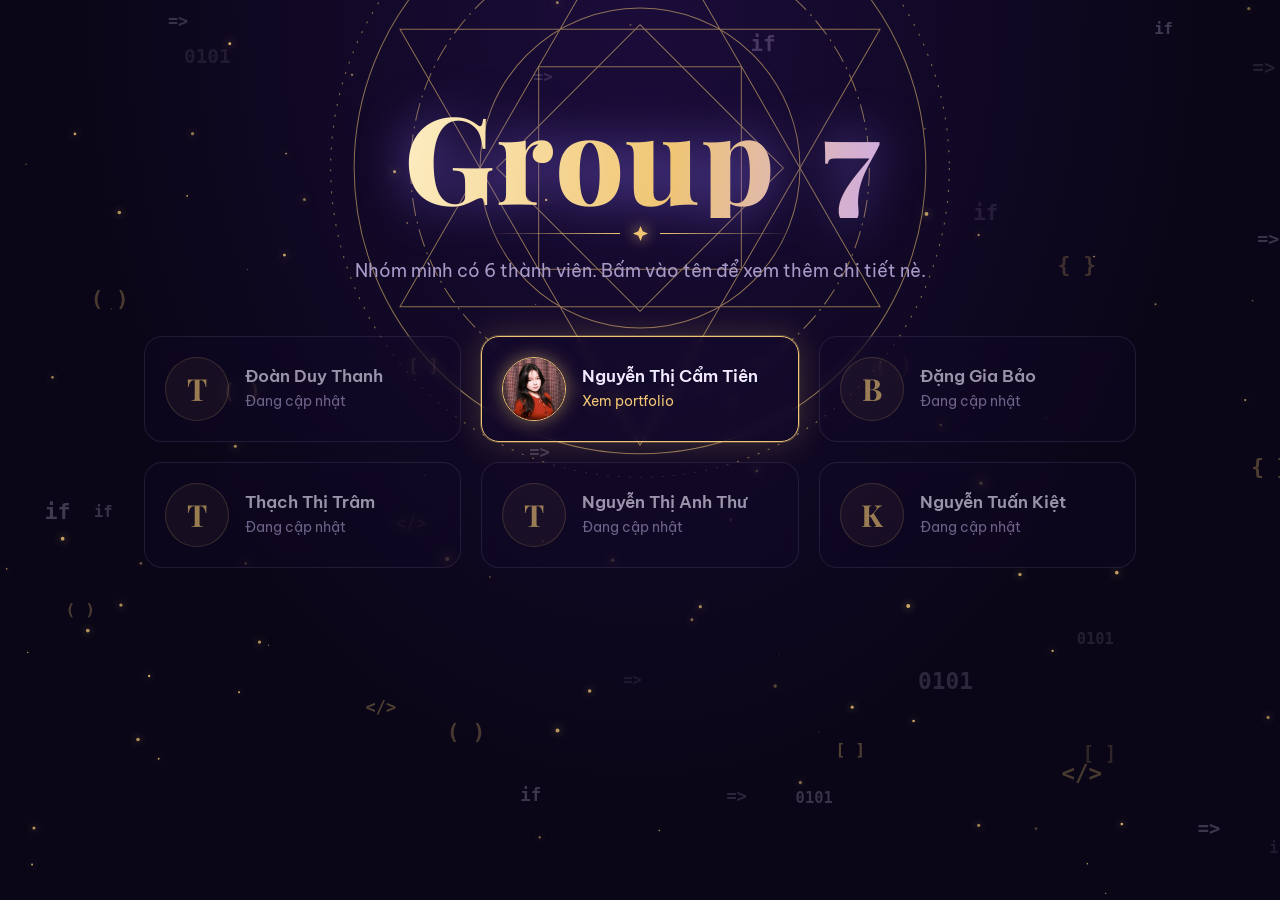
<file: index.html>
<!DOCTYPE html>
<html lang="vi">
<head>
<meta charset="utf-8">
<meta name="viewport" content="width=device-width, initial-scale=1">
<title>Group 7 – Portfolio nhóm</title>
<meta name="description" content="Group 7: portfolio của sáu thành viên trong nhóm. Chọn một thành viên để xem.">
<link rel="preconnect" href="https://fonts.googleapis.com">
<link rel="preconnect" href="https://fonts.gstatic.com" crossorigin>
<link href="https://fonts.googleapis.com/css2?family=Be+Vietnam+Pro:wght@400;500;600&family=Playfair+Display:ital,wght@0,600;0,700;0,800;1,600;1,700&display=swap" rel="stylesheet">
<link rel="stylesheet" href="assets/team.css">
</head>
<body data-view="team">
<canvas id="magic" data-mode="team"></canvas>

<div id="view-team">
  <main class="tm">
    <div class="thero">
      <svg class="circle" viewBox="0 0 600 600" aria-hidden="true">
        <g><circle cx="300" cy="300" r="290" stroke-dasharray="2 9"/><circle cx="300" cy="300" r="268"/>
           <polygon points="300,40 525,430 75,430"/><polygon points="300,560 75,170 525,170"/></g>
        <g class="rev"><circle cx="300" cy="300" r="215" stroke-dasharray="18 6 2 6"/><circle cx="300" cy="300" r="150"/>
           <rect x="205" y="205" width="190" height="190"/><rect x="205" y="205" width="190" height="190" transform="rotate(45 300 300)"/></g>
      </svg>
      <h1><i>Group</i> 7</h1>
      <div class="orn" aria-hidden="true"><svg viewBox="0 0 14 14"><path d="M7 0l2 5 5 2-5 2-2 5-2-5-5-2 5-2z"/></svg></div>
      <p>Nhóm mình có 6 thành viên. Bấm vào tên để xem thêm chi tiết nè.</p>
    </div>
    <ul class="grid" id="grid"></ul>
  </main>
</div>

<script src="assets/magic.js"></script>
<script>
/* ============================================================
   DANH SÁCH THÀNH VIÊN. Khi một bạn đã tải trang của mình lên,
   đổi  ready: false  thành  ready: true  ở dòng của bạn đó.
   - file:  tên file trong thư mục members (không cần ghi .html)
   - photo: đường dẫn ảnh, ví dụ "assets/thanh.jpg" (để "" thì hiện chữ cái đầu)
   ============================================================ */
var MEMBERS = [
  { name: "Đoàn Duy Thanh",      file: "thanh", ready: false, photo: "" },
  { name: "Nguyễn Thị Cẩm Tiên", file: "tien",  ready: true,  photo: "assets/tien.jpg" },
  { name: "Đặng Gia Bảo",        file: "bao",   ready: false, photo: "" },
  { name: "Thạch Thị Trâm",      file: "tram",  ready: false, photo: "" },
  { name: "Nguyễn Thị Anh Thư",  file: "thu",   ready: false, photo: "" },
  { name: "Nguyễn Tuấn Kiệt",    file: "kiet",  ready: false, photo: "" }
];

(function () {
  var grid = document.getElementById("grid");
  var reduce = matchMedia("(prefers-reduced-motion: reduce)").matches;

  MEMBERS.forEach(function (m) {
    var li = document.createElement("li");
    var initial = m.name.trim().split(/\s+/).pop().charAt(0).toUpperCase();
    var av = m.photo ? '<img src="' + m.photo + '" alt="Ảnh ' + m.name + '">' : initial;
    var inner = '<span class="av">' + av + '</span><span><b>' + m.name + '</b><small>' + (m.ready ? "Xem portfolio" : "Đang cập nhật") + "</small></span>";
    li.innerHTML = m.ready
      ? '<a class="card on" href="members/' + m.file + '.html" data-magic>' + inner + "</a>"
      : '<div class="card off">' + inner + "</div>";
    grid.appendChild(li);
  });

  /* Bấm vào thẻ: vòng sáng lan ra rồi mới chuyển trang */
  grid.addEventListener("click", function (e) {
    var a = e.target.closest("a[data-magic]");
    if (!a || reduce || e.metaKey || e.ctrlKey || e.shiftKey) return;
    e.preventDefault();
    var r = a.getBoundingClientRect(), p = document.createElement("div");
    p.className = "portal";
    p.style.setProperty("--x", (r.left + r.width / 2) + "px");
    p.style.setProperty("--y", (r.top + r.height / 2) + "px");
    document.body.appendChild(p);
    requestAnimationFrame(function () { requestAnimationFrame(function () { p.classList.add("go"); }); });
    setTimeout(function () { location.href = a.href; }, 720);
  });
  addEventListener("pageshow", function () { document.querySelectorAll(".portal").forEach(function (p) { p.remove(); }); });
})();
</script>
</body>
</html>
</file>
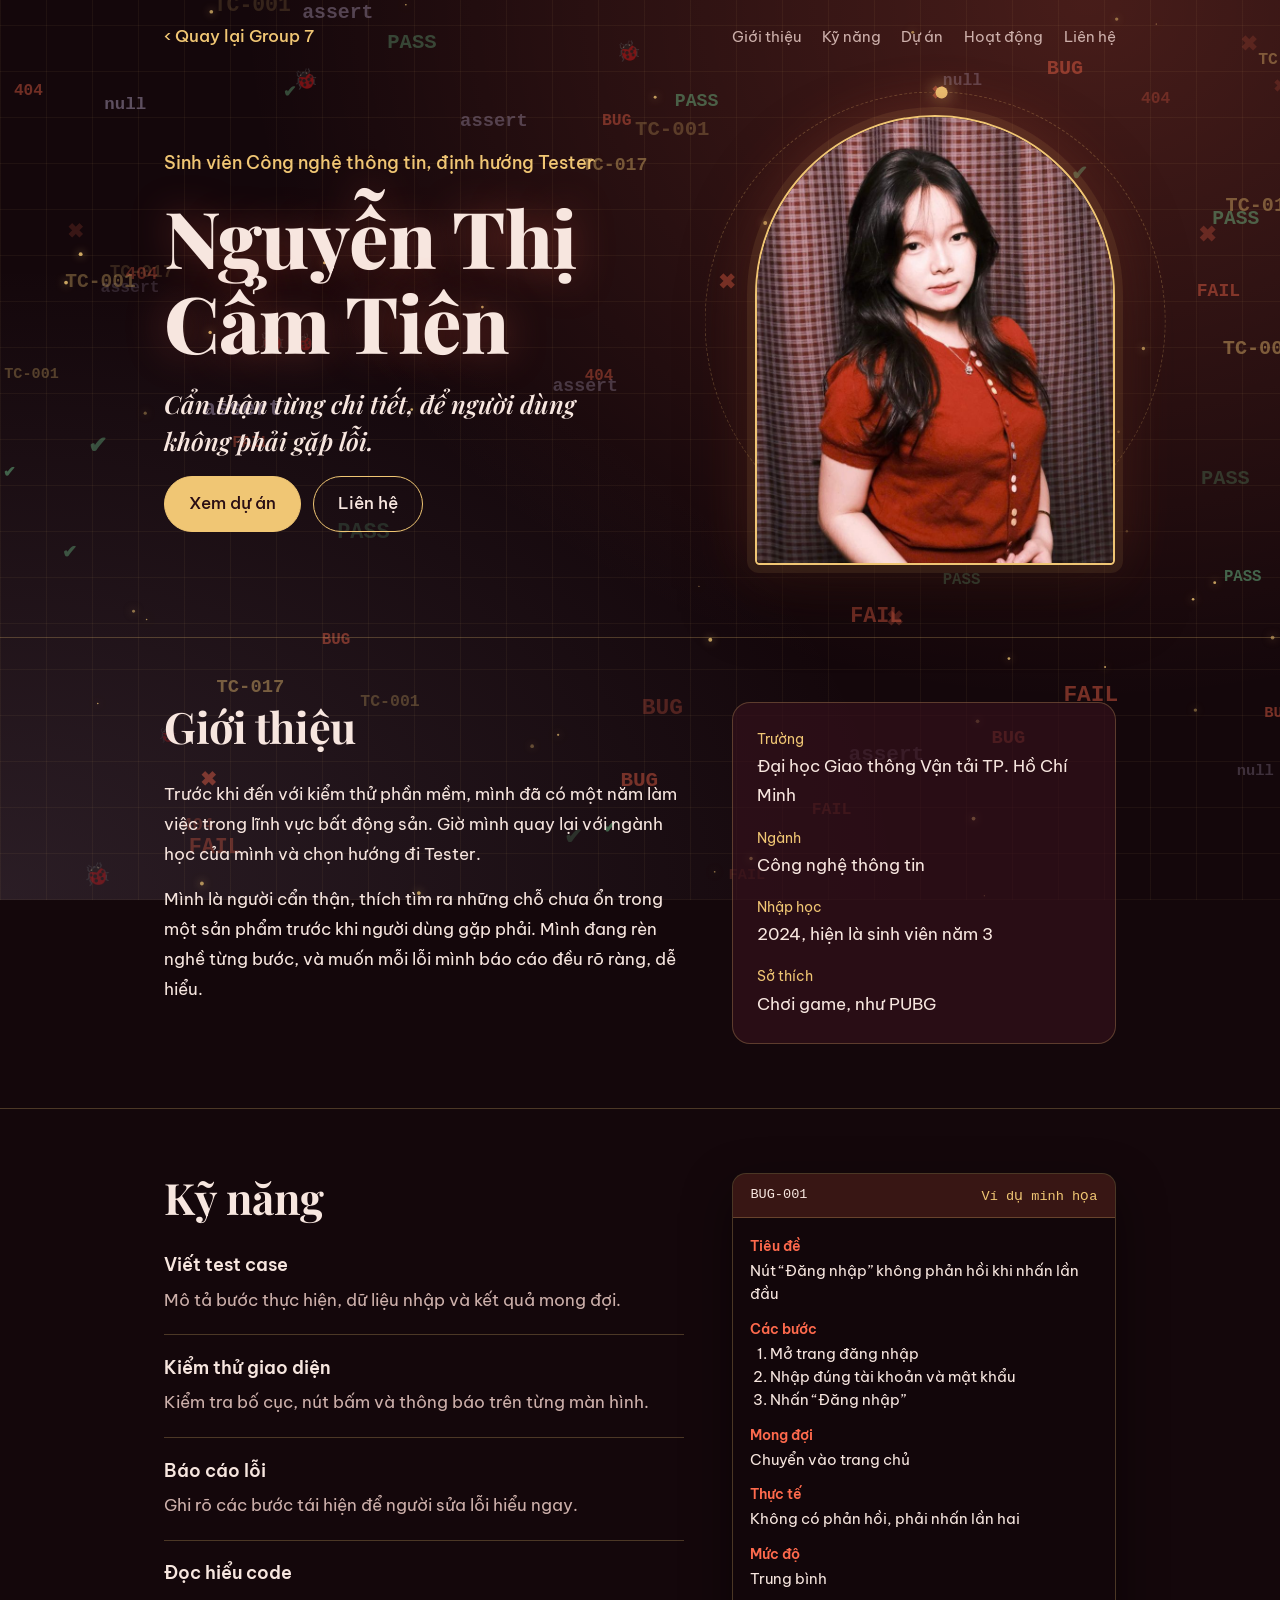
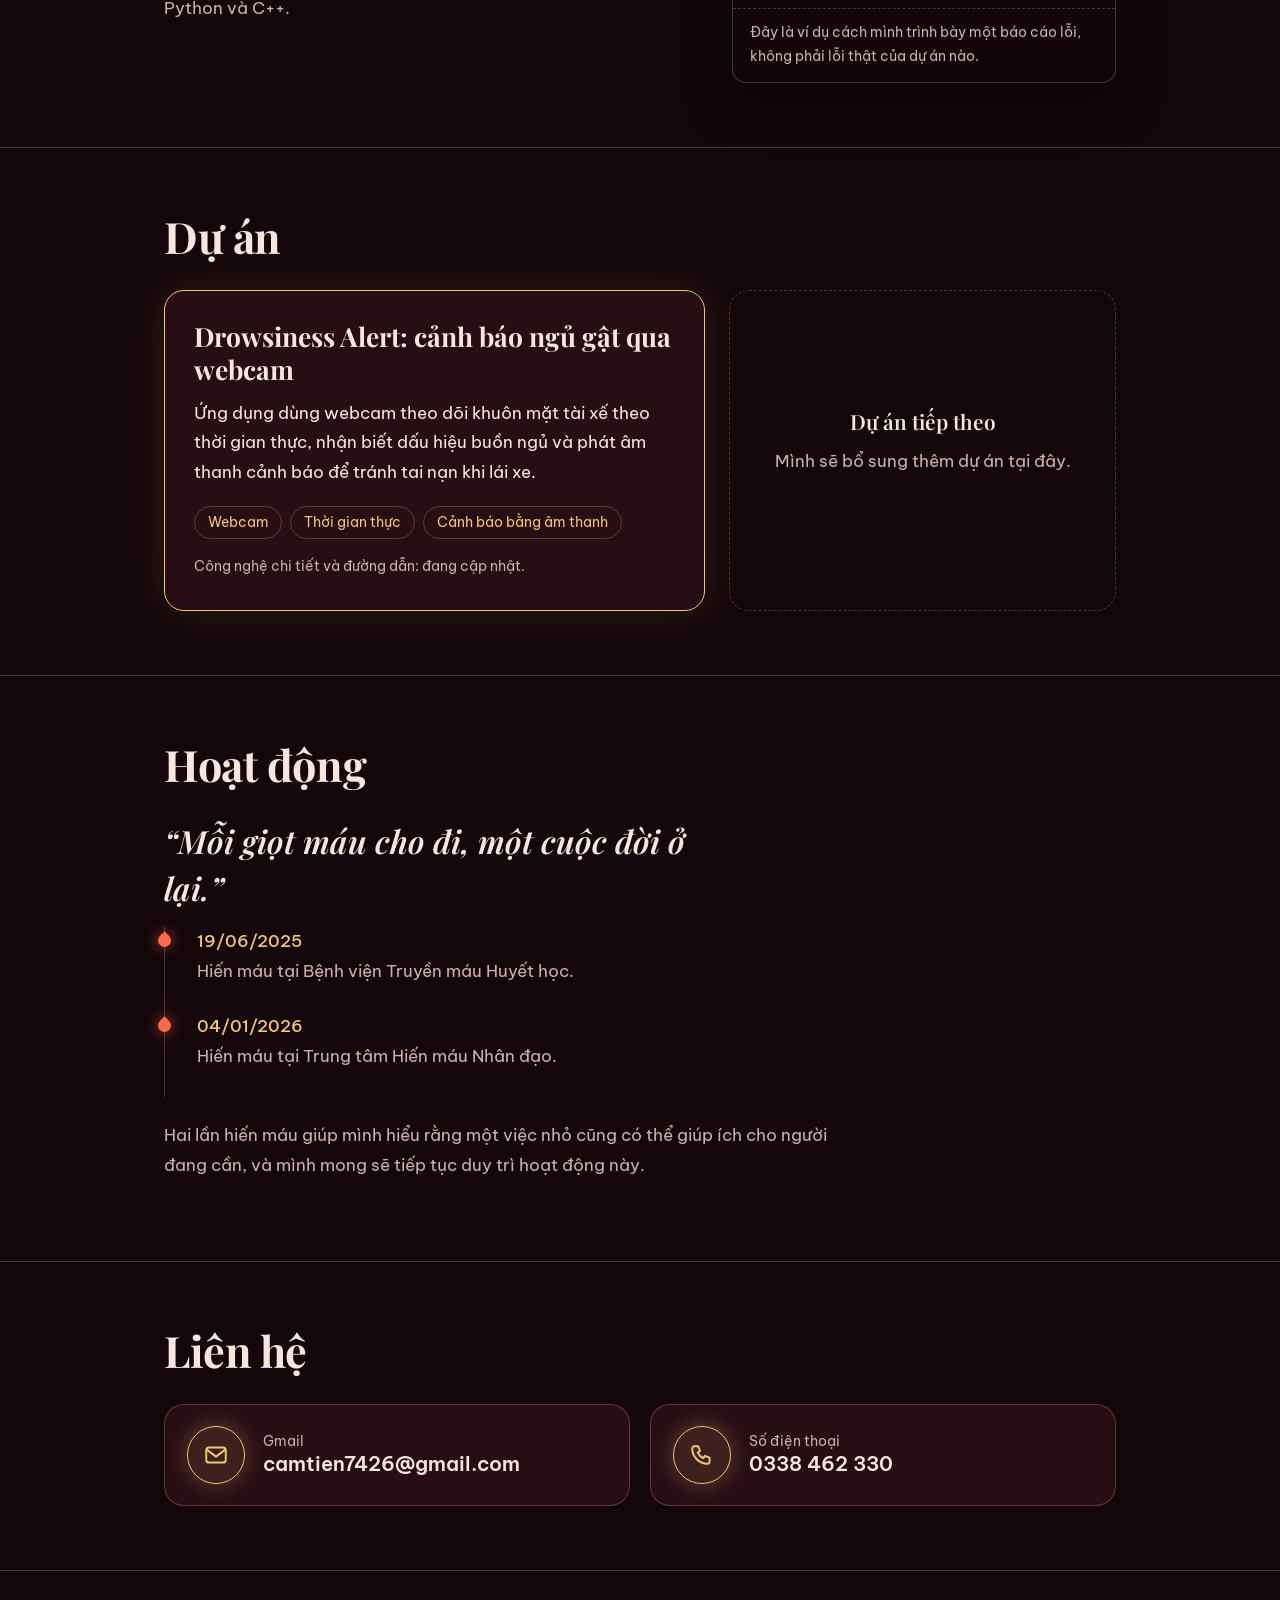
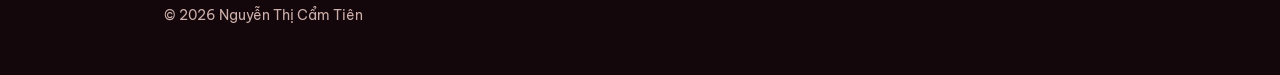
<file: members/tien.html>
<!DOCTYPE html>
<html lang="vi">
<head>
<meta charset="utf-8">
<meta name="viewport" content="width=device-width, initial-scale=1">
<title>Nguyễn Thị Cẩm Tiên – Sinh viên IT, định hướng Tester</title>
<meta name="description" content="Portfolio của Nguyễn Thị Cẩm Tiên, sinh viên Công nghệ thông tin định hướng kiểm thử phần mềm.">
<link rel="preconnect" href="https://fonts.googleapis.com">
<link rel="preconnect" href="https://fonts.gstatic.com" crossorigin>
<link href="https://fonts.googleapis.com/css2?family=Be+Vietnam+Pro:wght@400;500;600&family=Playfair+Display:ital,wght@0,600;0,700;0,800;1,600;1,700&display=swap" rel="stylesheet">
<link rel="stylesheet" href="../assets/member.css">
</head>
<body data-view="member">
<canvas id="magic" data-mode="tester"></canvas>
<div class="lens" id="lens" aria-hidden="true"></div>
<div id="view-member">
<header class="top">
    <div class="wrap">
      <a class="back" href="../index.html">‹ Quay lại Group 7</a>
      <nav aria-label="Điều hướng chính">
        <a href="#gioi-thieu">Giới thiệu</a><a href="#ky-nang">Kỹ năng</a><a href="#du-an">Dự án</a><a href="#hoat-dong">Hoạt động</a><a href="#lien-he">Liên hệ</a>
      </nav>
    </div>
  </header>

  <main>
    <div class="hero">
      <div class="wrap">
        <div>
          <p class="role">Sinh viên Công nghệ thông tin, định hướng Tester</p>
          <h1>Nguyễn Thị Cẩm Tiên</h1>
          <p class="lead">Cẩn thận từng chi tiết, để người dùng không phải gặp lỗi.</p>
          <div class="btns"><a class="btn main" href="#du-an">Xem dự án</a><a class="btn alt" href="#lien-he">Liên hệ</a></div>
        </div>
        <div class="portrait">
          <div class="orb" aria-hidden="true"></div>
          <div class="arch"><img src="../assets/tien.jpg" alt="Ảnh chân dung Nguyễn Thị Cẩm Tiên" width="760" height="944"></div>
        </div>
      </div>
    </div>

    <section id="gioi-thieu">
      <div class="wrap cols">
        <div>
          <h2>Giới thiệu</h2>
          <p>Trước khi đến với kiểm thử phần mềm, mình đã có một năm làm việc trong lĩnh vực bất động sản. Giờ mình quay lại với ngành học của mình và chọn hướng đi Tester.</p>
          <p>Mình là người cẩn thận, thích tìm ra những chỗ chưa ổn trong một sản phẩm trước khi người dùng gặp phải. Mình đang rèn nghề từng bước, và muốn mỗi lỗi mình báo cáo đều rõ ràng, dễ hiểu.</p>
        </div>
        <dl class="facts">
          <div><dt>Trường</dt><dd>Đại học Giao thông Vận tải TP. Hồ Chí Minh</dd></div>
          <div><dt>Ngành</dt><dd>Công nghệ thông tin</dd></div>
          <div><dt>Nhập học</dt><dd>2024, hiện là sinh viên năm 3</dd></div>
          <div><dt>Sở thích</dt><dd>Chơi game, như PUBG</dd></div>
        </dl>
      </div>
    </section>

    <section id="ky-nang">
      <div class="wrap cols">
        <div>
          <h2>Kỹ năng</h2>
          <div class="skill"><h3>Viết test case</h3><p>Mô tả bước thực hiện, dữ liệu nhập và kết quả mong đợi.</p></div>
          <div class="skill"><h3>Kiểm thử giao diện</h3><p>Kiểm tra bố cục, nút bấm và thông báo trên từng màn hình.</p></div>
          <div class="skill"><h3>Báo cáo lỗi</h3><p>Ghi rõ các bước tái hiện để người sửa lỗi hiểu ngay.</p></div>
          <div class="skill"><h3>Đọc hiểu code</h3><p>Python và C++.</p></div>
        </div>
        <div class="ticket" role="group" aria-label="Ví dụ một báo cáo lỗi">
          <div class="th"><span>BUG-001</span><em>Ví dụ minh họa</em></div>
          <dl>
            <div><dt>Tiêu đề</dt><dd>Nút “Đăng nhập” không phản hồi khi nhấn lần đầu</dd></div>
            <div><dt>Các bước</dt><dd><ol><li>Mở trang đăng nhập</li><li>Nhập đúng tài khoản và mật khẩu</li><li>Nhấn “Đăng nhập”</li></ol></dd></div>
            <div><dt>Mong đợi</dt><dd>Chuyển vào trang chủ</dd></div>
            <div><dt>Thực tế</dt><dd>Không có phản hồi, phải nhấn lần hai</dd></div>
            <div><dt>Mức độ</dt><dd>Trung bình</dd></div>
          </dl>
          <p class="note">Đây là ví dụ cách mình trình bày một báo cáo lỗi, không phải lỗi thật của dự án nào.</p>
        </div>
      </div>
    </section>

    <section id="du-an">
      <div class="wrap">
        <h2>Dự án</h2>
        <div class="projects">
          <article class="project">
            <h3>Drowsiness Alert: cảnh báo ngủ gật qua webcam</h3>
            <p>Ứng dụng dùng webcam theo dõi khuôn mặt tài xế theo thời gian thực, nhận biết dấu hiệu buồn ngủ và phát âm thanh cảnh báo để tránh tai nạn khi lái xe.</p>
            <ul class="tags"><li>Webcam</li><li>Thời gian thực</li><li>Cảnh báo bằng âm thanh</li></ul>
            <small>Công nghệ chi tiết và đường dẫn: đang cập nhật.</small>
          </article>
          <article class="project empty">
            <h3>Dự án tiếp theo</h3>
            <p>Mình sẽ bổ sung thêm dự án tại đây.</p>
          </article>
        </div>
      </div>
    </section>

    <section id="hoat-dong">
      <div class="wrap">
        <h2>Hoạt động</h2>
        <p class="quote">“Mỗi giọt máu cho đi, một cuộc đời ở lại.”</p>
        <ul class="timeline">
          <li><time datetime="2025-06-19">19/06/2025</time><p>Hiến máu tại Bệnh viện Truyền máu Huyết học.</p></li>
          <li><time datetime="2026-01-04">04/01/2026</time><p>Hiến máu tại Trung tâm Hiến máu Nhân đạo.</p></li>
        </ul>
        <p class="more">Hai lần hiến máu giúp mình hiểu rằng một việc nhỏ cũng có thể giúp ích cho người đang cần, và mình mong sẽ tiếp tục duy trì hoạt động này.</p>
      </div>
    </section>

    <section id="lien-he" class="contact">
      <div class="wrap">
        <h2>Liên hệ</h2>
        <div class="reach">
          <a class="rc" href="mailto:camtien7426@gmail.com">
            <span class="ic"><svg viewBox="0 0 24 24" aria-hidden="true"><rect x="3" y="5" width="18" height="14" rx="2.5"/><path d="m4 7.5 8 6 8-6"/></svg></span>
            <span><small>Gmail</small><b>camtien7426@gmail.com</b></span>
          </a>
          <a class="rc" href="tel:0338462330">
            <span class="ic"><svg viewBox="0 0 24 24" aria-hidden="true"><path d="M5 4h3.5l1.7 4.3-2.2 1.4a11 11 0 0 0 5.3 5.3l1.4-2.2L19 14.5V18a2 2 0 0 1-2 2A14 14 0 0 1 3 6a2 2 0 0 1 2-2z"/></svg></span>
            <span><small>Số điện thoại</small><b>0338 462 330</b></span>
          </a>
        </div>
      </div>
    </section>
  </main>
  <footer><div class="wrap">© 2026 Nguyễn Thị Cẩm Tiên</div></footer>
</div>
<script src="../assets/magic.js"></script>
</body>
</html>
</file>
<file: assets/team.css>
/* Giao diện trang chủ Group 7 (index.html) */

:root {
  --display: "Playfair Display", "Be Vietnam Pro", Georgia, serif;
  --body: "Be Vietnam Pro", system-ui, -apple-system, "Segoe UI", sans-serif;
  --mono: ui-monospace, "SF Mono", Menlo, Consolas, monospace;
}
* { box-sizing: border-box; }
[hidden] { display: none !important; }
html { scroll-behavior: smooth; }
body { margin: 0; font: 400 1.0625rem/1.75 var(--body); -webkit-font-smoothing: antialiased; overflow-x: hidden; }
a { color: inherit; }
#magic { position: fixed; inset: 0; z-index: 0; pointer-events: none; }
#view-team, #view-tien { position: relative; z-index: 1; min-height: 100vh; }

/* ============ TRANG CHÍNH: NHÓM SÁU NGƯỜI ============ */
body[data-view="team"] { background: radial-gradient(ellipse at 50% 0%, #1b0c3a 0%, #0a0617 62%) fixed; }
#view-team { --muted: #a99bc9; --gold: #f0c674; --ink: #f1ebff; color: var(--ink); line-height: 1.6; font-size: 1rem; }
#view-team :focus-visible { outline: 3px solid var(--gold); outline-offset: 4px; border-radius: 12px; }
.tm { max-width: 1040px; margin: 0 auto; padding: 0 1.5rem 4rem; }
.thero { position: relative; text-align: center; padding: 5.5rem 0 3rem; min-height: 21rem; display: grid; place-content: center; }
.circle { position: absolute; left: 50%; top: 50%; width: min(96vw, 640px); aspect-ratio: 1; translate: -50% -50%; opacity: .55; pointer-events: none; }
.circle g { transform-origin: 300px 300px; animation: spin 90s linear infinite; }
.circle g.rev { animation-duration: 140s; animation-direction: reverse; }
.circle * { fill: none; stroke: var(--gold); stroke-width: 1; vector-effect: non-scaling-stroke; }
@keyframes spin { to { transform: rotate(360deg); } }
.thero h1 { position: relative; margin: 0 0 .2rem; font: 800 clamp(3.6rem, 13vw, 7.6rem)/1.05 var(--display); letter-spacing: .01em;
  background: linear-gradient(100deg, #fff4d1 0%, #f0c674 28%, #c7a4ff 52%, #f0c674 76%, #fff4d1 100%); background-size: 200% 100%;
  -webkit-background-clip: text; background-clip: text; color: transparent; animation: shimmer 9s linear infinite; filter: drop-shadow(0 0 24px rgba(139,108,246,.6)); }
.thero h1 i { font-style: normal; font-weight: 800; padding: 0 .04em; margin-right: .1em; }
@keyframes shimmer { to { background-position: 200% 0; } }
.orn { position: relative; display: flex; align-items: center; justify-content: center; gap: .8rem; margin: .3rem 0 1rem; }
.orn::before, .orn::after { content: ""; width: min(22vw, 130px); height: 1px; background: linear-gradient(90deg, transparent, #f0c674); }
.orn::after { transform: scaleX(-1); }
.orn svg { width: 15px; height: 15px; fill: #f0c674; filter: drop-shadow(0 0 7px #f0c674); }
.thero p { position: relative; margin: 0; color: var(--muted); font-size: 1.1rem; }
.grid { display: grid; grid-template-columns: repeat(3, 1fr); gap: 1.25rem; list-style: none; margin: 0; padding: 0; }
.card { display: flex; align-items: center; gap: 1rem; padding: 1.25rem; height: 100%; width: 100%; font: inherit; text-align: left; color: inherit; border: 1px solid rgba(169,155,201,.22); border-radius: 18px; text-decoration: none; background: rgba(20,10,44,.55); backdrop-filter: blur(6px); transition: transform .25s, border-color .25s, box-shadow .25s; }
.av { flex: none; width: 64px; height: 64px; border-radius: 50%; display: grid; place-items: center; font: 700 1.9rem/1 var(--display); color: var(--gold); border: 1px solid rgba(240,198,116,.28); background: rgba(240,198,116,.07); overflow: hidden; }
.av img { width: 100%; height: 100%; object-fit: cover; object-position: 50% 18%; }
.card b { display: block; font: 600 1.08rem/1.35 var(--body); }
.card small { color: var(--muted); font-size: .88rem; }
.card.on { border-color: var(--gold); box-shadow: 0 0 0 1px rgba(240,198,116,.25), 0 0 34px rgba(240,198,116,.22); cursor: pointer; }
.card.on .av { border-color: var(--gold); box-shadow: 0 0 18px rgba(240,198,116,.5); }
.card.on small { color: var(--gold); }
.card.on:hover { transform: translateY(-6px); box-shadow: 0 0 0 1px var(--gold), 0 14px 44px rgba(240,198,116,.35); }
.card.off { opacity: .62; }
.portal { position: fixed; inset: 0; z-index: 20; background: #1d0a10; clip-path: circle(0 at var(--x) var(--y)); transition: clip-path .7s cubic-bezier(.6,0,.2,1), opacity .6s; pointer-events: none; }
.portal.go { clip-path: circle(150vmax at var(--x) var(--y)); }
.portal.out { opacity: 0; }

@media (max-width: 860px) { .grid { grid-template-columns: repeat(2, 1fr); } }
@media (max-width: 800px) {
  .hero .wrap, .cols, .projects { grid-template-columns: 1fr; gap: 2rem; }
  .hero { padding-bottom: 3rem; } .portrait { order: -1; width: min(78%, 300px); } .reach { grid-template-columns: 1fr; }
}
@media (max-width: 540px) { .grid { grid-template-columns: 1fr; } .thero { padding-top: 3.5rem; } }
@media (prefers-reduced-motion: reduce) {
  html { scroll-behavior: auto; } .circle g, .orb { animation: none; }
  .hero h1, .role, .lead, .btns { animation: none; } .portal, .card, .rc { transition: none; } .thero h1 { animation: none; } .lens { display: none !important; }
}
</file>
<file: assets/member.css>
/* Giao diện trang cá nhân của từng thành viên (members/*.html) */

:root {
  --display: "Playfair Display", "Be Vietnam Pro", Georgia, serif;
  --body: "Be Vietnam Pro", system-ui, -apple-system, "Segoe UI", sans-serif;
  --mono: ui-monospace, "SF Mono", Menlo, Consolas, monospace;
}
* { box-sizing: border-box; }
[hidden] { display: none !important; }
html { scroll-behavior: smooth; }
body { margin: 0; font: 400 1.0625rem/1.75 var(--body); -webkit-font-smoothing: antialiased; overflow-x: hidden; }
a { color: inherit; }
#magic { position: fixed; inset: 0; z-index: 0; pointer-events: none; }
#view-team, #view-member { position: relative; z-index: 1; min-height: 100vh; }

/* ============ TRANG CỦA TIÊN: PHÒNG KIỂM THỬ ============ */
/* Nền: lưới như bảng test case, tia sáng đỏ, và các dòng PASS / FAIL / BUG trôi lên */
body[data-view="member"] {
  background-color: #14070b;
  background-image:
    repeating-linear-gradient(0deg, rgba(240,198,116,.055) 0 1px, transparent 1px 46px),
    repeating-linear-gradient(90deg, rgba(240,198,116,.055) 0 1px, transparent 1px 46px),
    radial-gradient(ellipse at 85% 0%, rgba(255,106,77,.22), transparent 55%),
    radial-gradient(ellipse at 0% 100%, rgba(196,179,214,.13), transparent 50%);
  background-attachment: fixed;
}
#view-member { --panel: rgba(54,18,28,.66); --ink: #f7e6df; --muted: #cdb0ab; --red: #ff6a4d; --gold: #f0c674; --line: rgba(240,198,116,.26); color: var(--ink); }
#view-member :focus-visible { outline: 3px solid var(--gold); outline-offset: 4px; border-radius: 8px; }
.wrap { max-width: 1000px; margin: 0 auto; padding: 0 1.5rem; }
header.top { padding: 1.4rem 0; }
header.top .wrap { display: flex; justify-content: space-between; align-items: center; gap: 1rem; flex-wrap: wrap; }
.back { text-decoration: none; color: var(--gold); font-weight: 500; }
.back:hover, nav a:hover { text-decoration: underline; text-underline-offset: 5px; }
nav { display: flex; gap: 1.3rem; flex-wrap: wrap; font-size: .95rem; }
nav a { color: var(--muted); text-decoration: none; }
nav a:hover { color: var(--ink); }

.hero { padding: 2.5rem 0 4.5rem; }
.hero .wrap { display: grid; grid-template-columns: 1.2fr .8fr; gap: 3rem; align-items: center; }
.hero h1 { font: 800 clamp(2.7rem, 6.6vw, 4.9rem)/1.08 var(--display); letter-spacing: -.01em; margin: 0 0 1.3rem; text-shadow: 0 0 40px rgba(255,106,77,.35); }
.role { font-size: 1.15rem; color: var(--gold); margin: 0 0 .8rem; font-weight: 500; }
.lead { font: italic 600 clamp(1.2rem, 2.3vw, 1.55rem)/1.5 var(--display); max-width: 30ch; margin: 0 0 2rem; }
.btns { display: flex; flex-wrap: wrap; gap: .75rem; }
.btn { display: inline-block; padding: .78rem 1.5rem; border-radius: 999px; text-decoration: none; font-weight: 500; border: 1px solid var(--gold); }
.btn.main { background: var(--gold); color: #2a0e14; }
.btn.main:hover { box-shadow: 0 0 26px rgba(240,198,116,.55); }
.btn.alt:hover { background: rgba(240,198,116,.12); }
.portrait { position: relative; justify-self: center; width: min(100%, 360px); }
.orb { position: absolute; left: 50%; top: 46%; width: 128%; aspect-ratio: 1; translate: -50% -50%; border: 1px dashed var(--line); border-radius: 50%; animation: spin 70s linear infinite; }
.orb::after { content: ""; position: absolute; top: -6px; left: 50%; width: 12px; height: 12px; border-radius: 50%; background: var(--gold); box-shadow: 0 0 18px var(--gold); }
/* Khung ảnh */
.arch { position: relative; aspect-ratio: 4 / 5; border-radius: 999px 999px 26px 26px; overflow: hidden; border: 2px solid var(--gold); background: #2a0e14; box-shadow: 0 0 0 8px rgba(240,198,116,.09), 0 24px 70px rgba(0,0,0,.55), 0 0 60px rgba(255,106,77,.3); }
.arch img { width: 100%; height: 100%; object-fit: cover; object-position: 50% 12%; display: block; }
@keyframes rise { from { opacity: 0; transform: translateY(26px); } to { opacity: 1; transform: none; } }
.hero h1, .role, .lead, .btns { animation: rise .9s cubic-bezier(.2,.7,.2,1) both; }
.role { animation-delay: .05s; } .hero h1 { animation-delay: .15s; } .lead { animation-delay: .3s; } .btns { animation-delay: .45s; }

section { padding: 4rem 0; border-top: 1px solid var(--line); }
h2 { font: 700 clamp(1.9rem, 4.4vw, 2.7rem)/1.15 var(--display); margin: 0 0 1.8rem; letter-spacing: -.01em; }
h3 { font: 600 1.15rem/1.4 var(--body); margin: 0 0 .5rem; }
#view-member p { margin: 0 0 1rem; }
.cols { display: grid; grid-template-columns: 1.15fr .85fr; gap: 3rem; align-items: start; }
.facts { margin: 0; display: grid; gap: .9rem; padding: 1.5rem; background: var(--panel); border: 1px solid var(--line); border-radius: 18px; }
.facts dt { color: var(--gold); font-size: .9rem; }
.facts dd { margin: 0; }
.skill { padding: 0 0 1.2rem; margin: 0 0 1.2rem; border-bottom: 1px solid var(--line); }
.skill:last-child { border: 0; }
.skill p { color: var(--muted); margin: 0 !important; }
.ticket { background: #12060a; border: 1px solid var(--line); border-radius: 14px; overflow: hidden; font-size: .93rem; box-shadow: 0 18px 50px rgba(0,0,0,.45); }
.ticket .th { display: flex; justify-content: space-between; gap: 1rem; padding: .8rem 1.1rem; background: rgba(255,106,77,.16); border-bottom: 1px solid var(--line); font: .85rem var(--mono); }
.ticket .th em { font-style: normal; color: var(--gold); }
.ticket dl { margin: 0; padding: 1.1rem; display: grid; gap: .8rem; }
.ticket dt { color: var(--red); font-weight: 600; font-size: .85rem; }
.ticket dd { margin: 0; line-height: 1.55; }
.ticket ol { margin: 0; padding-left: 1.2rem; }
#view-member .ticket .note { margin: 0; padding: .8rem 1.1rem; color: var(--muted); font-size: .85rem; border-top: 1px dashed var(--line); }
.projects { display: grid; grid-template-columns: 1.4fr 1fr; gap: 1.5rem; }
.project { padding: 1.8rem; border: 1px solid var(--gold); border-radius: 20px; background: var(--panel); box-shadow: 0 0 40px rgba(240,198,116,.12); }
.project h3 { font: 700 1.65rem/1.25 var(--display); margin-bottom: .8rem; }
.tags { display: flex; flex-wrap: wrap; gap: .5rem; margin: 1.1rem 0 .8rem; padding: 0; list-style: none; }
.tags li { padding: .2rem .8rem; border: 1px solid var(--line); border-radius: 999px; font-size: .88rem; color: var(--gold); }
.project small { color: var(--muted); }
.project.empty { display: grid; place-content: center; text-align: center; border: 1px dashed var(--line); background: transparent; box-shadow: none; color: var(--muted); }
.project.empty h3 { font: 600 1.3rem/1.25 var(--display); color: var(--ink); }
.quote { font: italic 600 clamp(1.4rem, 3vw, 2rem)/1.45 var(--display); max-width: 28ch; margin: 0 0 2.2rem; }
.timeline { list-style: none; margin: 0 0 1.5rem; padding: 0 0 0 2rem; border-left: 1px solid var(--line); }
.timeline li { position: relative; padding-bottom: 1.6rem; }
.timeline li::before { content: ""; position: absolute; left: calc(-2rem - 7px); top: .4rem; width: 13px; height: 13px; background: var(--red); border-radius: 50% 0 50% 50%; rotate: -45deg; box-shadow: 0 0 14px rgba(255,106,77,.7); }
.timeline time { color: var(--gold); font-weight: 500; }
#view-member .timeline p { margin: 0; color: var(--muted); }
.more { max-width: 62ch; color: var(--muted); }
.reach { display: grid; grid-template-columns: repeat(2, minmax(0, 1fr)); gap: 1.2rem; }
.rc { display: flex; align-items: center; gap: 1.1rem; padding: 1.3rem 1.4rem; border: 1px solid var(--line); border-radius: 20px; background: var(--panel); text-decoration: none; transition: transform .25s, border-color .25s, box-shadow .25s; }
.rc:hover { transform: translateY(-4px); border-color: var(--gold); box-shadow: 0 12px 40px rgba(240,198,116,.22); }
.rc .ic { flex: none; width: 58px; height: 58px; border-radius: 50%; display: grid; place-items: center; background: rgba(240,198,116,.1); border: 1px solid var(--gold); box-shadow: 0 0 22px rgba(240,198,116,.3); }
.rc .ic svg { width: 26px; height: 26px; fill: none; stroke: var(--gold); stroke-width: 1.8; stroke-linecap: round; stroke-linejoin: round; }
.rc small { display: block; color: var(--muted); font-size: .88rem; line-height: 1.3; }
.rc b { display: block; font: 600 clamp(1.05rem, 2.2vw, 1.25rem)/1.4 var(--body); overflow-wrap: anywhere; }
footer { padding: 2rem 0 3rem; border-top: 1px solid var(--line); color: var(--muted); font-size: .9rem; }

/* Kính lúp của tester đi theo con trỏ (chỉ hiện trên máy tính) */
.lens { position: fixed; left: 0; top: 0; z-index: 30; width: 100px; height: 100px; border-radius: 50%; border: 2px solid #f0c674; pointer-events: none; display: none; backdrop-filter: brightness(1.28) saturate(1.25); box-shadow: 0 0 22px rgba(240,198,116,.45), inset 0 0 18px rgba(240,198,116,.18); }
.lens::after { content: ""; position: absolute; left: 86px; top: 86px; width: 46px; height: 8px; border-radius: 4px; background: #f0c674; transform: rotate(45deg); transform-origin: 0 50%; }
@media (hover: hover) and (pointer: fine) { body[data-view="member"] .lens { display: block; } }

@media (max-width: 860px) { .grid { grid-template-columns: repeat(2, 1fr); } }
@media (max-width: 800px) {
  .hero .wrap, .cols, .projects { grid-template-columns: 1fr; gap: 2rem; }
  .hero { padding-bottom: 3rem; } .portrait { order: -1; width: min(78%, 300px); } .reach { grid-template-columns: 1fr; }
}
@media (max-width: 540px) { .grid { grid-template-columns: 1fr; } .thero { padding-top: 3.5rem; } }
@media (prefers-reduced-motion: reduce) {
  html { scroll-behavior: auto; } .circle g, .orb { animation: none; }
  .hero h1, .role, .lead, .btns { animation: none; } .portal, .card, .rc { transition: none; } .thero h1 { animation: none; } .lens { display: none !important; }
}
</file>
